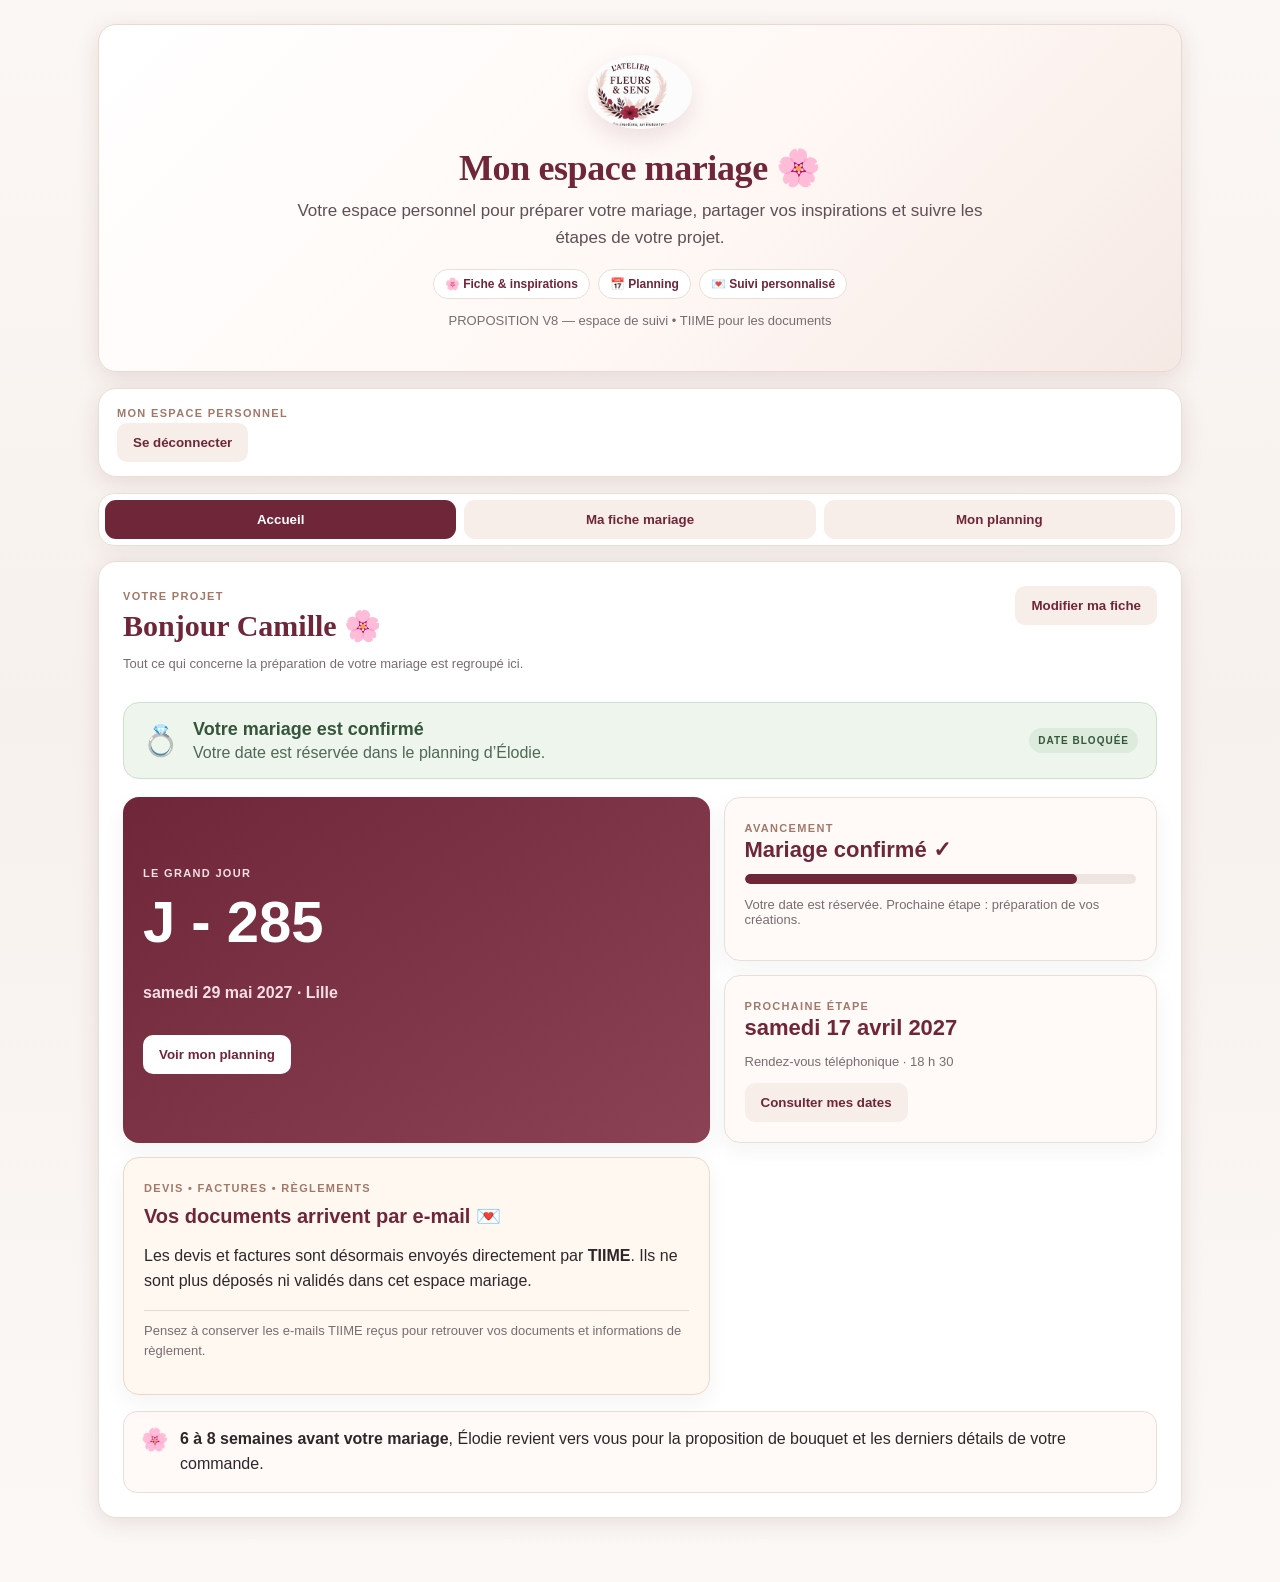
<file: APERCU_PROPOSITION.html>
<!doctype html>
<html lang="fr"><head><meta charset="utf-8"><meta name="viewport" content="width=device-width,initial-scale=1"><title>Mon espace mariage — L’Atelier Fleurs & Sens</title>

<style>:root{--b:#6f2638;--p:#f7eeea;--g:#b48a55;--t:#30262a}*{box-sizing:border-box}body{margin:0;background:#fbf8f6;color:var(--t);font-family:Arial,sans-serif}.wrap{max-width:1050px;margin:auto;padding:18px}.hero,.card{background:#fff;border:1px solid #eadfd8;border-radius:18px;padding:20px;margin-bottom:16px;box-shadow:0 5px 22px #6332}.hero{text-align:center}.hero img{width:110px;border-radius:50%}h1,h2{color:var(--b)}.grid{display:grid;grid-template-columns:repeat(2,minmax(0,1fr));gap:13px}label{display:block;font-weight:600}input,select,textarea{width:100%;margin-top:6px;padding:12px;border:1px solid #d8c9c1;border-radius:10px;font:inherit}.btn{border:0;border-radius:10px;padding:12px 16px;cursor:pointer;font-weight:700}.primary{background:var(--b);color:#fff}.soft{background:var(--p);color:var(--b)}.hidden{display:none!important}.checks{display:grid;grid-template-columns:repeat(2,minmax(0,1fr));gap:9px}.choice{display:flex;gap:10px;align-items:flex-start;border:1px solid #eadfd8;border-radius:12px;padding:11px}.choice input{width:18px;margin:2px 0}.muted{color:#796c70;font-size:13px}.tabs{display:flex;gap:8px;flex-wrap:wrap;margin-bottom:15px}.tab.active{background:var(--b);color:#fff}.doc{border:1px solid #eadfd8;border-radius:12px;padding:14px;margin:10px 0}.status{display:inline-block;padding:5px 9px;border-radius:999px;background:var(--p);color:var(--b);font-size:12px}.doc-actions{display:flex;gap:8px;flex-wrap:wrap;margin-top:12px}.doc-actions a{text-decoration:none;display:inline-flex;align-items:center}.ok{background:#e5f3e7;color:#285b32}.warn{background:#fff0dc;color:#7a4b0b}.google-btn{background:#fff;color:#30262a;border:1px solid #d8c9c1;display:inline-flex;align-items:center;justify-content:center;gap:10px}.google-btn:hover{background:#faf7f5}.auth-separator{display:flex;align-items:center;gap:12px;margin:16px 0;color:#796c70;font-size:13px}.auth-separator:before,.auth-separator:after{content:"";height:1px;background:#eadfd8;flex:1}.google-g{font-weight:800;font-size:18px;color:#4285f4}.photos{display:grid;grid-template-columns:repeat(3,1fr);gap:10px}.photo{position:relative}.photo img{width:100%;height:150px;object-fit:cover;border-radius:12px}.photo button{position:absolute;right:6px;top:6px;border:0;border-radius:50%;width:30px;height:30px;background:#6f2638;color:#fff}.top{display:flex;justify-content:space-between;align-items:center;gap:10px} .rdv-box{margin-top:18px;padding:16px;border:1px solid #eadfd8;border-radius:14px;background:#fffaf7}.rdv-title{font-weight:700;color:var(--b);margin-bottom:10px}.rdv-options{display:flex;gap:18px;flex-wrap:wrap;margin:10px 0}.rdv-options label{display:flex;align-items:center;gap:8px;font-weight:600}.rdv-options input{width:auto;margin:0}.availability{background:var(--p);border-radius:10px;padding:12px;line-height:1.55}.rdv-details{margin-top:14px}.rdv-details.hidden{display:none}.rdv-help{margin-top:8px}.modal-overlay{position:fixed;inset:0;background:rgba(48,38,42,.48);display:flex;align-items:center;justify-content:center;padding:18px;z-index:9999}.modal-box{max-width:520px;width:100%;background:#fff;border-radius:18px;padding:26px;text-align:center;box-shadow:0 20px 60px rgba(0,0,0,.25);border:1px solid #eadfd8}.modal-box h2{margin-top:0}.modal-box p{font-size:17px;line-height:1.55}.modal-box .btn{min-width:140px}.dashboard-grid{display:grid;grid-template-columns:repeat(2,minmax(0,1fr));gap:14px}.dash-card{border:1px solid #eadfd8;border-radius:16px;padding:18px;background:#fffaf8}.dash-card h3{margin:0 0 8px;color:var(--b);font-family:Georgia,serif}.dash-value{font-size:22px;font-weight:800;color:var(--b);line-height:1.25}.countdown{font-size:42px;font-weight:800;color:var(--b);line-height:1}.progress-track{height:10px;background:#eee5e1;border-radius:999px;overflow:hidden;margin-top:10px}.progress-fill{height:100%;background:var(--b);border-radius:999px;transition:width .25s}.quick-actions{display:flex;gap:8px;flex-wrap:wrap;margin-top:14px}.planning-list{display:grid;gap:12px}.milestone{display:grid;grid-template-columns:48px 1fr;gap:14px;align-items:center;border:1px solid #eadfd8;border-radius:15px;padding:16px;background:#fff}.milestone-icon{width:48px;height:48px;display:flex;align-items:center;justify-content:center;border-radius:50%;background:var(--p);font-size:23px}.milestone h3{margin:0 0 5px;color:var(--b)}.milestone-date{font-size:18px;font-weight:800}.quote-summary{background:#fffaf8;border:1px solid #eadfd8;border-radius:12px;padding:14px;text-align:left;margin:14px 0}.request-review-modal .modal-box{max-width:760px;max-height:92vh;overflow:auto;text-align:left}.request-review-modal h2{text-align:center}.request-review-intro{text-align:center;color:#796c70;margin-top:-4px}.request-review-section{border:1px solid #eadfd8;border-radius:14px;padding:14px 16px;margin:12px 0;background:#fffaf8}.request-review-section h3{margin:0 0 9px;color:var(--b);font-family:Georgia,serif}.request-review-list{margin:0;padding-left:20px;line-height:1.65}.request-review-list li+li{margin-top:4px}.request-review-empty{color:#796c70;font-style:italic}.request-review-details{display:grid;grid-template-columns:repeat(2,minmax(0,1fr));gap:8px 16px}.request-review-details div{line-height:1.5}.request-review-photos{display:grid;grid-template-columns:repeat(4,minmax(0,1fr));gap:8px;margin-top:9px}.request-review-photos img{width:100%;height:100px;object-fit:cover;border-radius:10px;border:1px solid #eadfd8}.request-review-actions{display:flex;justify-content:center;gap:10px;flex-wrap:wrap;margin-top:18px}@media(max-width:700px){.request-review-modal{align-items:flex-start;overflow:auto}.request-review-modal .modal-box{margin:10px 0;max-height:none}.request-review-details{grid-template-columns:1fr}.request-review-photos{grid-template-columns:repeat(2,minmax(0,1fr))}}.accept-check{display:flex;gap:10px;align-items:flex-start;text-align:left;border:1px solid #eadfd8;border-radius:12px;padding:12px;margin:12px 0}.accept-check input{width:auto;margin:3px 0 0}.doc-lines{margin-top:10px;border-top:1px solid #eee4df;padding-top:8px}.doc-line{display:grid;grid-template-columns:minmax(0,1fr) auto;gap:12px;padding:8px 0;align-items:start}.doc-line-main{min-width:0}.doc-line-title{font-weight:700;color:var(--t);overflow-wrap:anywhere}.doc-line-meta{margin-top:3px;color:#796c70;font-size:12px}.doc-line-total{white-space:nowrap;color:var(--b);font-weight:800}@media(max-width:700px){.doc-line{grid-template-columns:1fr}.doc-line-total{justify-self:start}.doc-lines{font-size:14px}}.empty-state{text-align:center;padding:24px;border:1px dashed #d8c9c1;border-radius:14px;background:#fffaf8}.status-line{display:flex;justify-content:space-between;gap:12px;align-items:center;margin-top:8px}.approved-note{margin-top:10px;padding:10px 12px;border-radius:10px;background:#e5f3e7;color:#285b32;font-weight:700}.onboarding{padding:6px 0}.onboarding-head{text-align:center;max-width:720px;margin:0 auto 24px}.onboarding-head h2{font-size:30px;margin-bottom:10px}.onboarding-head p{font-size:17px;line-height:1.6}.onboarding-steps{display:grid;grid-template-columns:repeat(3,minmax(0,1fr));gap:14px;margin:20px 0}.onboarding-step{border:1px solid #eadfd8;border-radius:16px;padding:18px;background:#fffaf8}.onboarding-number{width:38px;height:38px;border-radius:50%;display:flex;align-items:center;justify-content:center;background:var(--b);color:#fff;font-weight:800;margin-bottom:12px}.onboarding-step h3{color:var(--b);margin:0 0 8px}.onboarding-step p{margin:0;line-height:1.5}.onboarding-cta{text-align:center;margin-top:22px}.onboarding-cta .btn{font-size:17px;padding:15px 24px}.onboarding-note{text-align:center;margin-top:12px}
.needs-guide{margin:14px 0 20px;padding:16px;border:1px solid #eadfd8;border-radius:16px;background:#fffaf8}
.needs-guide h3{margin:0 0 8px;color:var(--b);font-family:Georgia,serif;font-size:22px}
.needs-guide p{margin:0 0 14px;line-height:1.5}
.guide-images{display:flex;flex-direction:column;gap:18px;align-items:center}
.guide-image-card{margin:0 auto;border:1px solid #eadfd8;border-radius:14px;overflow:hidden;background:#fff;width:100%;box-shadow:0 4px 14px rgba(80,49,57,.06)}
.guide-image-card--dimensions{max-width:720px}
.guide-image-card--portees{max-width:980px}
.guide-image-card--tarifs{max-width:820px}
.guide-image-card img{display:block;width:100%;height:auto;max-height:none;object-fit:contain;background:#fff}
.guide-image-card figcaption{padding:10px 12px;color:var(--b);font-weight:700;text-align:center}
.needs-category{margin:16px 0;padding:16px;border:1px solid #eadfd8;border-radius:16px;background:#fff}
.needs-category h3{margin:0 0 12px;color:var(--b);font-family:Georgia,serif;font-size:21px}
.needs-category .checks{margin:0}
.needs-empty{color:#796c70;font-size:13px;margin:0}
.quantity-choice{display:flex;align-items:center;justify-content:space-between;gap:12px;border:1px solid #eadfd8;border-radius:12px;padding:11px 12px;background:#fff;min-height:58px}
.quantity-choice.is-selected{border-color:var(--b);background:#fffaf8;box-shadow:0 0 0 1px rgba(111,38,56,.08)}
.quantity-label{font-weight:600;line-height:1.35;flex:1}
.qty-control{display:grid;grid-template-columns:38px 54px 38px;align-items:center;gap:6px;flex:none}
.qty-btn{width:38px;height:38px;padding:0;border:1px solid #d8c9c1;border-radius:10px;background:var(--p);color:var(--b);font-size:22px;font-weight:800;line-height:1;cursor:pointer}
.qty-btn:hover{background:#eadbd5}
.qty-btn:disabled{opacity:.45;cursor:not-allowed}
.qty-input{width:54px!important;height:38px;margin:0!important;padding:6px 4px!important;text-align:center;font-weight:800;color:var(--b);border-radius:10px}
.qty-input::-webkit-outer-spin-button,.qty-input::-webkit-inner-spin-button{-webkit-appearance:none;margin:0}
.qty-input[type=number]{-moz-appearance:textfield}
.ribbon-customization{grid-column:1/-1;margin-top:4px;padding:12px;border-radius:11px;background:#fffaf8;border:1px dashed #d7bfc5}
.ribbon-customization.hidden{display:none!important}
.ribbon-customization label{font-size:14px;color:var(--b)}
.ribbon-customization input{margin-top:7px;background:#fff}
.ribbon-example{display:block;margin-top:6px;color:#796c70;font-size:12px;font-weight:400;line-height:1.45}

.premium-flower-section{margin:16px 0;padding:16px;border:1px solid #eadfd8;border-radius:16px;background:#fffaf8}
.premium-flower-section h3{margin:0 0 8px;color:var(--b);font-family:Georgia,serif;font-size:21px}
.premium-flower-section>p{margin:0 0 13px;line-height:1.5}
.premium-flower-grid{display:grid;grid-template-columns:repeat(2,minmax(0,1fr));gap:10px}
.premium-flower-choice{display:grid;grid-template-columns:24px minmax(0,1fr) auto;align-items:center;gap:9px;padding:11px 12px;border:1px solid #eadfd8;border-radius:12px;background:#fff;font-weight:600;cursor:pointer}
.premium-flower-choice:has(input:checked){border-color:var(--b);background:#fff5f3;box-shadow:0 0 0 1px rgba(111,38,56,.08)}
.premium-flower-choice>input[type="checkbox"]{width:19px;height:19px;margin:0;accent-color:var(--b);flex:none}
.premium-flower-name{line-height:1.3}.premium-flower-note{display:block;color:#796c70;font-size:11px;font-weight:500;margin-top:3px}.premium-qty{display:grid;grid-template-columns:34px 48px 34px;align-items:center;gap:4px}.premium-qty .qty-btn{width:34px;height:34px}.premium-qty-input{width:48px!important;height:34px!important;margin:0!important;padding:5px!important;text-align:center;border-radius:8px!important}.premium-flower-choice.is-selected{border-color:var(--b);background:#fff5f3;box-shadow:0 0 0 1px rgba(111,38,56,.08)}.quote-protection-notice{margin:16px 0;padding:13px 14px;border:1px solid #e3c47b;border-radius:12px;background:#fff8df;color:#5d4716;line-height:1.5}.quote-protection-notice strong{color:#6f2638}
.premium-other{margin-top:12px;padding:12px;border:1px dashed #d7bfc5;border-radius:11px;background:#fff}
.premium-other.hidden{display:none!important}


.other-request-section{margin:18px 0;padding:16px;border:1px solid #ead8dc;border-radius:14px;background:linear-gradient(135deg,#fffafa,#fff)}
.other-request-section h3{margin:0 0 6px;color:#6f2638;font-size:18px}
.other-request-section p{margin:0 0 12px;color:#76676c;line-height:1.5}
.other-request-section textarea{width:100%;min-height:130px;resize:vertical;padding:12px 14px;border:1px solid #d8c6cb;border-radius:11px;background:#fff;font:inherit;line-height:1.5;color:#3f3035}
.other-request-section textarea:focus{outline:2px solid rgba(111,38,56,.15);border-color:#8a3b50}
.pickup-notice{margin:12px 0 0;padding:12px 14px;border:1px solid #e7c89f;border-left:5px solid #b48a55;border-radius:12px;background:#fff8ee;color:#684719;line-height:1.5;font-size:14px}
.pickup-notice strong{color:#6f2638}
.pickup-notice .pickup-icon{font-size:18px;margin-right:5px}
@media(max-width:700px){.grid,.checks,.dashboard-grid,.onboarding-steps{grid-template-columns:1fr}.photos{grid-template-columns:1fr 1fr}.guide-images{gap:14px}.guide-image-card--dimensions,.guide-image-card--portees,.guide-image-card--tarifs{max-width:100%}.guide-image-card figcaption{font-size:16px}.wrap{padding:10px}.quantity-choice{padding:10px}.qty-control{grid-template-columns:40px 52px 40px}.qty-btn{width:40px;height:40px}.qty-input{width:52px!important;height:40px}.premium-flower-grid{grid-template-columns:1fr}}
/* ===== PROPOSITION V8 — ESPACE MARIAGE / TIIME ===== */
body{background:linear-gradient(180deg,#fbf7f4 0,#f7f1ed 45%,#fbf8f6 100%);}
.wrap{max-width:1120px;padding:24px 18px 48px;}
.hero{padding:30px 24px;background:linear-gradient(135deg,#fff 0%,#fff8f5 55%,#f5e9e4 100%);border-color:#ead8d1;}
.hero img{width:104px;box-shadow:0 10px 24px rgba(111,38,56,.12)}
.hero h1{font-family:Georgia,serif;font-size:36px;margin:14px 0 8px;letter-spacing:-.4px}
.hero-lead{max-width:720px;margin:0 auto;color:#5e5055;font-size:17px;line-height:1.6}
.hero-badges{display:flex;justify-content:center;gap:8px;flex-wrap:wrap;margin-top:18px}.hero-badges span{background:#fff;border:1px solid #eadfd8;border-radius:999px;padding:7px 11px;font-size:12px;font-weight:700;color:var(--b)}
.version-note{margin-top:14px}.account-bar{padding:14px 18px}.account-bar b{display:block;color:var(--b);font-size:18px;margin-top:2px}.eyebrow,.card-kicker{font-size:11px;font-weight:900;letter-spacing:.12em;color:#a27969}.main-nav{background:#fff;border:1px solid #eadfd8;border-radius:16px;padding:6px;position:sticky;top:8px;z-index:20;box-shadow:0 7px 20px rgba(80,49,57,.06)}.main-nav .btn{flex:1;min-width:150px;border-radius:11px}.dashboard-shell{padding:24px}.dashboard-heading{display:flex;justify-content:space-between;align-items:flex-start;gap:16px;margin-bottom:18px}.dashboard-heading h2{font-family:Georgia,serif;font-size:30px;margin:4px 0}.dashboard-grid-v8{grid-template-columns:1.15fr .85fr}.dash-card{box-shadow:0 8px 22px rgba(80,49,57,.05);padding:20px}.dash-card-feature{grid-row:span 2;background:linear-gradient(145deg,#6f2638 0%,#8b4254 100%);color:#fff;border:0;display:flex;flex-direction:column;min-height:330px;justify-content:center}.dash-card-feature .card-kicker,.dash-card-feature .dash-main-date{color:#f6dfe5}.dash-card-feature .countdown{color:#fff;font-size:58px;margin:14px 0}.dash-card-feature .btn.primary{background:#fff;color:var(--b)}.dash-main-date{font-size:16px;line-height:1.5;font-weight:700}.tiime-card{background:#fff8f1;border-color:#ead8c9}.tiime-title{font-size:20px;font-weight:800;color:var(--b);margin:8px 0}.tiime-card p{line-height:1.55}.tiime-note{border-top:1px solid #ead8c9;padding-top:10px}.confirmation-banner{display:grid;grid-template-columns:auto 1fr auto;gap:14px;align-items:center;margin:0 0 18px;padding:16px 18px;border-radius:16px;background:#edf5ed;border:1px solid #cfe0cf}.confirmation-icon{font-size:30px}.confirmation-banner strong{display:block;color:#35563a;font-size:18px}.confirmation-banner p{margin:4px 0 0;color:#516854}.confirmation-pill{font-size:10px;font-weight:900;letter-spacing:.1em;color:#35563a;background:#dcebdc;border-radius:999px;padding:7px 9px}.dashboard-footer-note{display:flex;gap:12px;align-items:flex-start;margin-top:16px;padding:15px 17px;border-radius:14px;background:#fffaf8;border:1px solid #eadfd8}.dashboard-footer-note span{font-size:22px}.dashboard-footer-note p{margin:0;line-height:1.55}.onboarding-step{transition:transform .2s ease,box-shadow .2s ease}.onboarding-step:hover{transform:translateY(-2px);box-shadow:0 9px 20px rgba(80,49,57,.06)}
@media(max-width:780px){.wrap{padding:12px 10px 32px}.hero{padding:23px 15px}.hero h1{font-size:30px}.main-nav{top:4px}.main-nav .btn{min-width:0;font-size:13px;padding:11px 8px}.dashboard-shell{padding:16px}.dashboard-heading{display:block}.dashboard-heading>.btn{margin-top:8px}.dashboard-grid-v8{grid-template-columns:1fr}.dash-card-feature{grid-row:auto;min-height:250px}.dash-card-feature .countdown{font-size:50px}.confirmation-banner{grid-template-columns:auto 1fr}.confirmation-pill{grid-column:2;justify-self:start}.hero-badges{gap:6px}.hero-badges span{font-size:11px}}
</style></head><body><main class="wrap"><section class="hero"><img src="assets/logo.jpg"><h1>Mon espace mariage 🌸</h1><p class="hero-lead">Votre espace personnel pour préparer votre mariage, partager vos inspirations et suivre les étapes de votre projet.</p><div class="hero-badges"><span>🌸 Fiche & inspirations</span><span>📅 Planning</span><span>💌 Suivi personnalisé</span></div><p class="muted version-note">PROPOSITION V8 — espace de suivi • TIIME pour les documents</p></section>
<section id="authCard" class="card hidden"><div class="tabs"><button class="btn tab active" id="loginTab">Connexion</button><button class="btn tab soft" id="signupTab">Créer mon espace</button></div><div class="grid"><label>E-mail<input id="email" type="email" autocomplete="email"></label><label>Mot de passe<input id="password" type="password" minlength="8" autocomplete="current-password"></label></div><div style="margin-top:14px;display:flex;gap:8px;flex-wrap:wrap"><button class="btn primary" id="authAction">Me connecter</button><button class="btn soft" id="resetPwd">Mot de passe oublié</button></div><div class="auth-separator"><span>ou</span></div><button class="btn google-btn" id="googleClientAuth" type="button"><span class="google-g">G</span><span>Continuer avec Google</span></button><p class="muted" style="margin-top:10px">Utilisez toujours la même adresse e-mail pour retrouver votre dossier existant.</p><p id="authMsg" class="muted"></p></section>
<section id="space">
<div class="card account-bar"><div><span class="eyebrow">MON ESPACE PERSONNEL</span><b id="welcome"></b><div class="muted" id="userEmail"></div></div><button class="btn soft" id="logout">Se déconnecter</button></div>
<nav class="tabs main-nav" aria-label="Navigation de mon espace mariage"><button class="btn tab active" data-view="dashboard">Accueil</button><button class="btn tab soft" data-view="project">Ma fiche mariage</button><button class="btn tab soft" data-view="planning">Mon planning</button></nav>
<section id="dashboardView" class="card dashboard-shell"><div id="firstProjectGuide" class="onboarding hidden"><div class="onboarding-head"><span class="eyebrow">BIENVENUE</span><h2>Préparons votre projet mariage 🌸</h2><p>Complétez votre demande pour transmettre à Élodie toutes les informations utiles : votre date, votre univers, les créations souhaitées et vos inspirations.</p></div><div class="onboarding-steps"><div class="onboarding-step"><div class="onboarding-number">1</div><h3>Je complète ma fiche</h3><p>Informations du mariage, besoins, fleurs, couleurs et photos d’inspiration.</p></div><div class="onboarding-step"><div class="onboarding-number">2</div><h3>Élodie étudie mon projet</h3><p>Votre demande est reçue dans MyBusiness et peut être complétée avec vous si nécessaire.</p></div><div class="onboarding-step"><div class="onboarding-number">3</div><h3>Je suis mon mariage</h3><p>Retrouvez ensuite ici l’avancement de votre dossier et les dates importantes.</p></div></div><div class="onboarding-cta"><button class="btn primary" type="button" data-go="project">Créer ma demande de mariage</button></div><p class="muted onboarding-note">Votre fiche reste modifiable ensuite depuis cet espace.</p></div>
<div id="regularDashboard"><div class="dashboard-heading"><div><span class="eyebrow">VOTRE PROJET</span><h2>Bonjour <span id="dashFirstName">Camille</span> 🌸</h2><p class="muted">Tout ce qui concerne la préparation de votre mariage est regroupé ici.</p></div><button class="btn soft" type="button" data-go="project">Modifier ma fiche</button></div>
<div id="weddingConfirmedBanner" class="confirmation-banner"><div class="confirmation-icon">💍</div><div><strong>Votre mariage est confirmé</strong><p id="weddingConfirmedText">Votre date est réservée dans le planning d’Élodie.</p></div><span class="confirmation-pill">DATE BLOQUÉE</span></div>
<div class="dashboard-grid dashboard-grid-v8"><article class="dash-card dash-card-feature"><span class="card-kicker">LE GRAND JOUR</span><div id="dashCountdown" class="countdown">J - 285</div><p id="dashWeddingDate" class="dash-main-date">samedi 29 mai 2027 · Lille</p><div class="quick-actions"><button class="btn primary" type="button" data-go="planning">Voir mon planning</button></div></article>
<article class="dash-card"><span class="card-kicker">AVANCEMENT</span><div id="dashStatus" class="dash-value">Mariage confirmé ✓</div><div class="progress-track"><div id="dashProgress" class="progress-fill" style="width:85%"></div></div><p id="dashNextStep" class="muted">Votre date est réservée. Prochaine étape : préparation de vos créations.</p></article>
<article class="dash-card"><span class="card-kicker">PROCHAINE ÉTAPE</span><div id="dashNextDate" class="dash-value">samedi 17 avril 2027</div><p id="dashNextDateDetail" class="muted">Rendez-vous téléphonique · 18 h 30</p><div class="quick-actions"><button class="btn soft" type="button" data-go="planning">Consulter mes dates</button></div></article>
<article class="dash-card tiime-card"><span class="card-kicker">DEVIS • FACTURES • RÈGLEMENTS</span><div class="tiime-title">Vos documents arrivent par e-mail 💌</div><p>Les devis et factures sont désormais envoyés directement par <strong>TIIME</strong>. Ils ne sont plus déposés ni validés dans cet espace mariage.</p><p class="muted tiime-note">Pensez à conserver les e-mails TIIME reçus pour retrouver vos documents et informations de règlement.</p></article></div>
<div class="dashboard-footer-note"><span>🌸</span><p><strong>6 à 8 semaines avant votre mariage</strong>, Élodie revient vers vous pour la proposition de bouquet et les derniers détails de votre commande.</p></div></div></section>
<section id="projectView" class="card hidden"><h2>Mon projet</h2><form id="projectForm"><div class="grid"><label>Prénom *<input name="prenom" required></label><label>Nom *<input name="nom" required></label><label>Adresse e-mail de connexion<input name="emailClient" type="email" readonly aria-readonly="true" style="background:#f7f3f1;color:#6f6267"></label><label>Téléphone *<input name="tel" required></label><label>Date du mariage *<input name="dateMariage" type="date" required></label><label>Adresse postale *<input name="adressePostale" autocomplete="street-address" required></label><label>Code postal *<input name="codePostal" inputmode="numeric" autocomplete="postal-code" maxlength="5" pattern="[0-9]{5}" title="Saisissez un code postal à 5 chiffres" required></label><label>Ville<input name="ville" autocomplete="address-level2"></label><label>Style<input name="style"></label><label>Couleurs<input name="couleurs"></label></div><h2>Mes besoins</h2><div class="needs-guide"><h3>👰 Choisir la taille de mon bouquet de mariée</h3><p>Ces visuels vous permettent de comparer les dimensions, le rendu porté et les tarifs de votre bouquet.</p><div class="guide-images"><figure class="guide-image-card guide-image-card--dimensions"><img src="assets/guide-tailles-bouquets.jpg" alt="Comparatif des tailles de bouquets de mariée S, M, L et XL"><figcaption>Dimensions des bouquets</figcaption></figure><figure class="guide-image-card guide-image-card--portees"><img src="assets/guide-tailles-portees.jpg" alt="Comparatif porté des tailles de bouquets de mariée S, M, L et XL"><figcaption>Rendu des bouquets portés</figcaption></figure><figure class="guide-image-card guide-image-card--tarifs"><img src="assets/guide-tarifs-bouquets-2028.jpg" alt="Tarifs mariage 2028 : bouquets de mariée S, M, L, XL et XXL, classiques ou avec fleurs premium stabilisées"><figcaption>Tarifs mariage 2028 — bouquets et fleurs premium stabilisées</figcaption></figure></div><p class="muted" style="margin-top:12px">Les dimensions sont données à titre indicatif. Chaque bouquet est réalisé à la main et peut légèrement varier selon les fleurs sélectionnées.</p></div><div id="choices"></div><section class="other-request-section"><h3>📝 Autres demandes</h3><p>Votre besoin ne figure pas dans la liste ou vous souhaitez ajouter une précision ? Décrivez-le librement ci-dessous.</p><label>Votre demande complémentaire<textarea name="autrePrestation" maxlength="1500" placeholder="Ex. : création particulière, couleur spécifique, adaptation d’un accessoire, précision utile pour votre projet..."></textarea></label></section><h2>Inspirations</h2><input id="photos" type="file" accept="image/*,.jpg,.jpeg,.png,.webp,.heic,.heif" multiple><p class="muted">Vous pouvez sélectionner plusieurs photos à la fois ou en ajouter d’autres ensuite (6 maximum).</p><p id="photoMsg" class="muted"></p><div id="photosList" class="photos" style="margin-top:12px"></div><div class="rdv-box"><div class="rdv-title">Souhaitez-vous un rendez-vous téléphonique avec Élodie pour affiner votre projet ?</div><div class="rdv-options"><label><input type="radio" name="souhaiteRdvTelephonique" value="oui" required> Oui</label><label><input type="radio" name="souhaiteRdvTelephonique" value="non" required> Non</label></div><div class="availability"><b>Créneaux disponibles :</b><br>• Du samedi au lundi : de 9 h à 20 h<br>• Du mardi au vendredi : de 18 h à 20 h<br>• Aucun rendez-vous possible du 24 août au 6 septembre 2026 inclus.</div><div id="rdvDetails" class="rdv-details hidden"><div class="grid"><label>Date souhaitée *<input type="date" name="rdvDateSouhaitee" id="rdvDateSouhaitee"></label><label>Heure souhaitée *<select name="rdvHeureSouhaitee" id="rdvHeureSouhaitee"><option value="">Choisissez d’abord une date</option></select></label></div><p id="rdvHelp" class="muted rdv-help">Les horaires proposés s’adaptent automatiquement au jour choisi.</p></div></div><button class="btn primary" style="margin-top:16px">Vérifier ma demande</button><p id="saveMsg" class="muted"></p></form></section>
<section id="planningView" class="card hidden"><h2>Mon planning</h2><p class="muted">Retrouvez les principales dates de votre projet. Les informations sont mises à jour par Élodie depuis votre dossier mariage.</p><div class="planning-list"><div class="milestone"><div class="milestone-icon">☎️</div><div><h3>Rendez-vous téléphonique</h3><div id="planPhoneDate" class="milestone-date">Aucun rendez-vous demandé</div><div id="planPhoneDetail" class="muted"></div></div></div><div class="milestone"><div class="milestone-icon">📦</div><div><h3>Livraison ou retrait</h3><div id="planDeliveryDate" class="milestone-date">À confirmer avec Élodie</div><div id="planDeliveryDetail" class="muted"></div></div></div><div class="milestone"><div class="milestone-icon">💍</div><div><h3>Date du mariage</h3><div id="planWeddingDate" class="milestone-date">À renseigner</div><div id="planWeddingDetail" class="muted"></div></div></div></div></section>
</section></main><div id="successModal" class="modal-overlay hidden" role="dialog" aria-modal="true" aria-labelledby="successTitle"><div class="modal-box"><h2 id="successTitle">Merci 🌸</h2><p>Merci pour toutes ces informations, Élodie revient vers vous dans les plus brefs délais.</p><button type="button" class="btn primary" id="closeSuccessModal">Fermer</button></div></div><div id="requestReviewModal" class="modal-overlay request-review-modal hidden" role="dialog" aria-modal="true" aria-labelledby="requestReviewTitle"><div class="modal-box"><h2 id="requestReviewTitle">Vérifiez votre demande</h2><p class="request-review-intro">Relisez les informations ci-dessous avant de les transmettre à L’Atelier Fleurs & Sens.</p><div id="requestReviewContent"></div><p id="requestReviewMsg" class="muted" style="text-align:center"></p><div class="request-review-actions"><button type="button" class="btn soft" id="editRequestReview">← Modifier ma demande</button><button type="button" class="btn primary" id="confirmRequestReview">Confirmer et envoyer</button></div></div></div></body></html>
</file>
